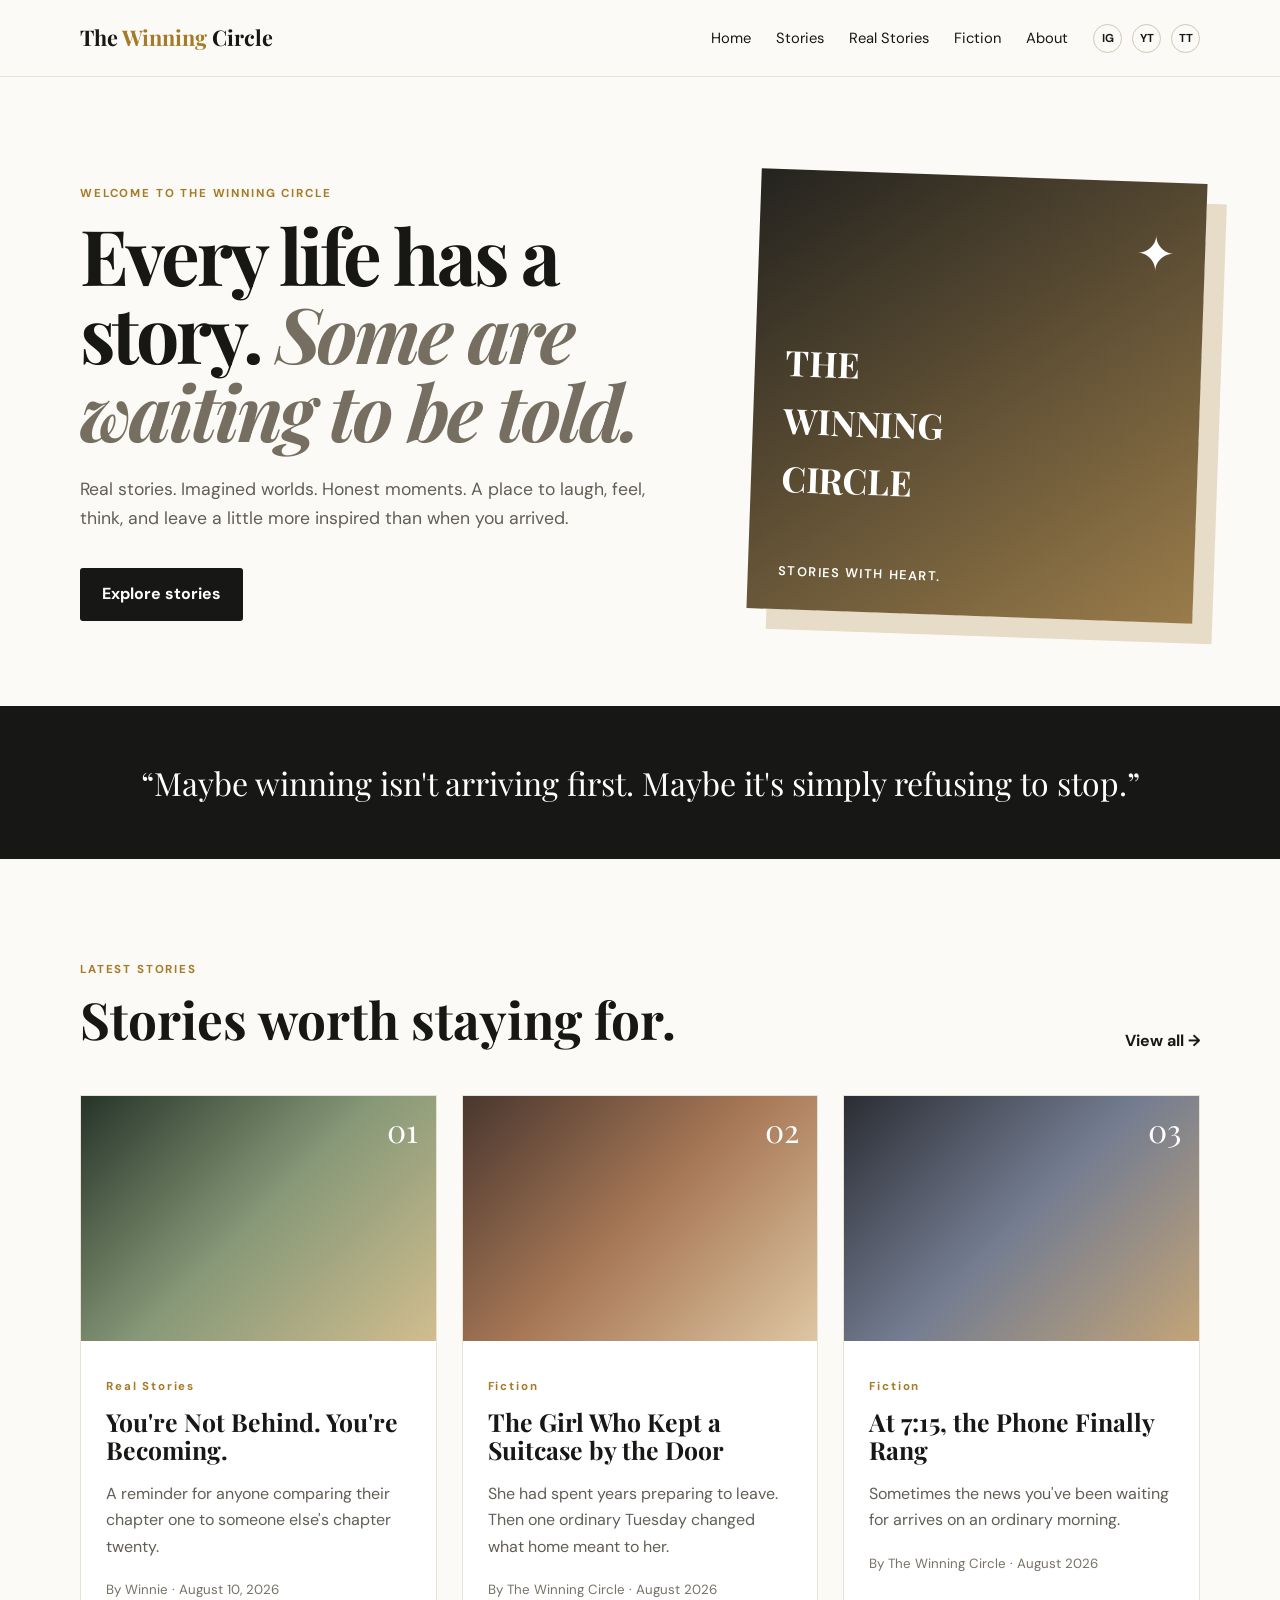
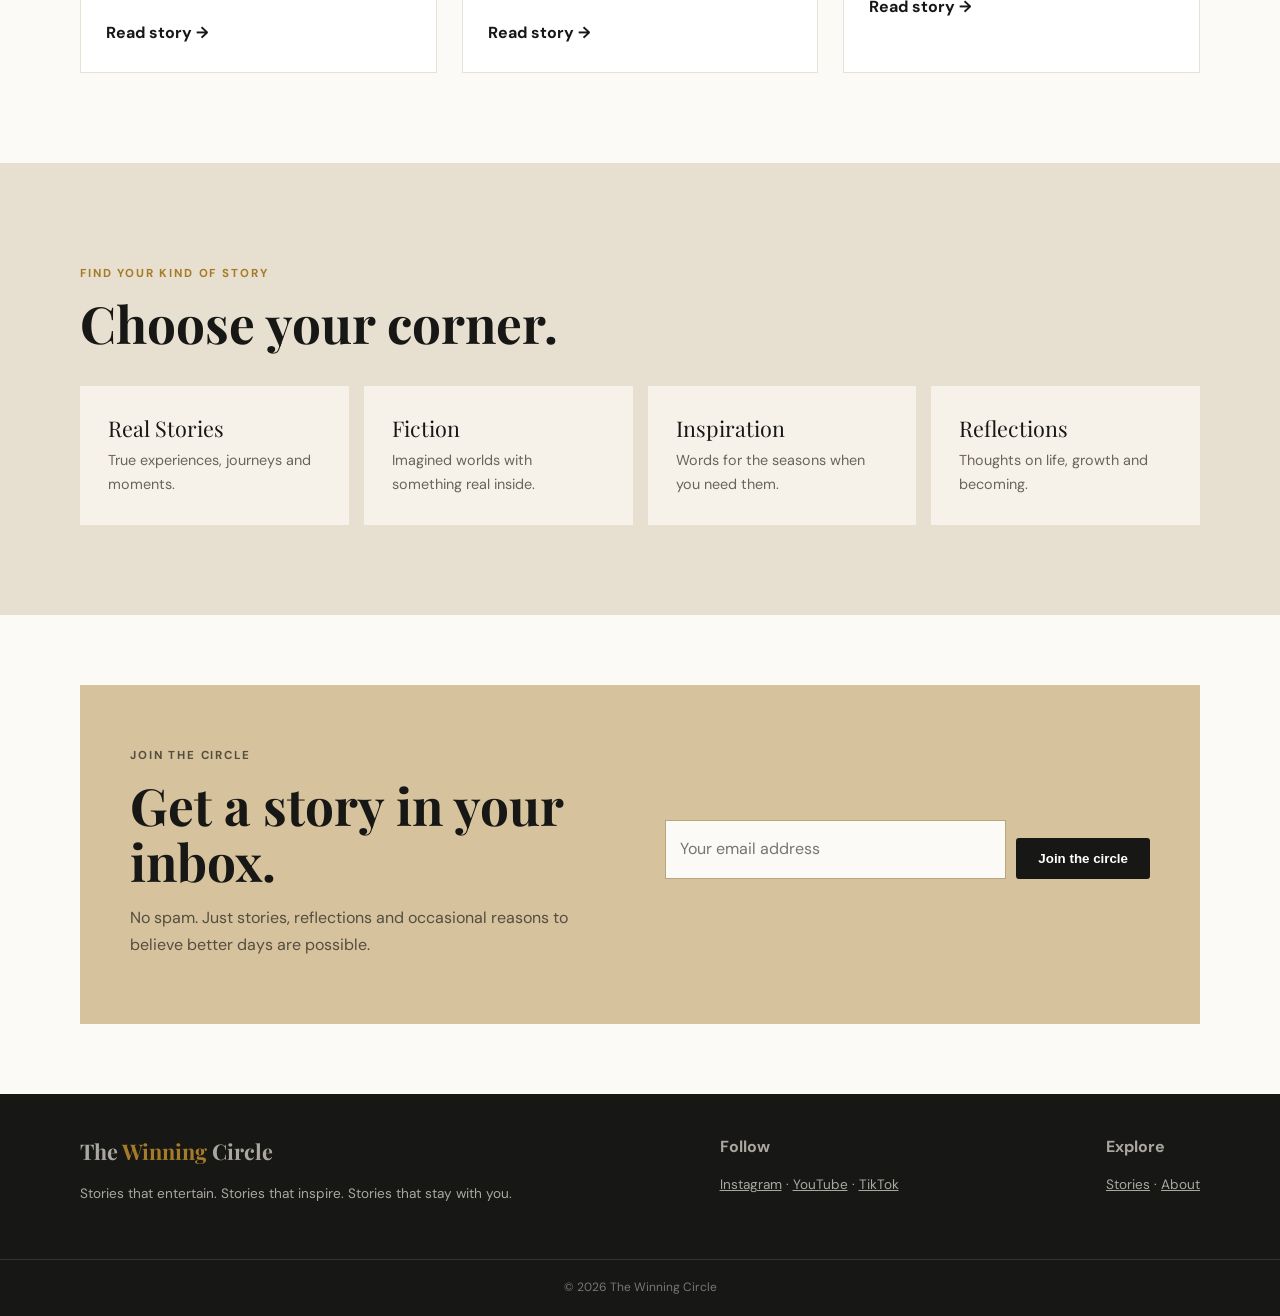
<file: index.html>
<!DOCTYPE html>
<html lang="en">
<head>
<meta charset="UTF-8"><meta name="viewport" content="width=device-width,initial-scale=1">
<meta name="description" content="The Winning Circle — real stories, imagined worlds, reflections and inspiration.">
<title>The Winning Circle | Stories That Stay With You</title>
<link rel="preconnect" href="https://fonts.googleapis.com"><link rel="preconnect" href="https://fonts.gstatic.com" crossorigin>
<link href="https://fonts.googleapis.com/css2?family=DM+Sans:wght@400;500;600;700&family=Playfair+Display:wght@600;700&display=swap" rel="stylesheet">
<link rel="stylesheet" href="style.css">
</head>
<body>
<header><div class="container nav"><a class="logo" href="index.html">The <span>Winning</span> Circle</a>
<button class="menu" aria-label="Menu">☰</button><nav><a href="index.html">Home</a><a href="stories.html">Stories</a><a href="stories.html?category=Real%20Stories">Real Stories</a><a href="stories.html?category=Fiction">Fiction</a><a href="about.html">About</a></nav>
<div class="social"><a href="#" aria-label="Instagram">IG</a><a href="#" aria-label="YouTube">YT</a><a href="#" aria-label="TikTok">TT</a></div></div></header>

<main>
<section class="hero"><div class="container hero-grid"><div><p class="eyebrow">WELCOME TO THE WINNING CIRCLE</p>
<h1>Every life has a story. <em>Some are waiting to be told.</em></h1>
<p class="lead">Real stories. Imagined worlds. Honest moments. A place to laugh, feel, think, and leave a little more inspired than when you arrived.</p>
<a class="btn" href="stories.html">Explore stories</a></div>
<div class="hero-art"><span>✦</span><strong>THE<br>WINNING<br>CIRCLE</strong><small>Stories with heart.</small></div></div></section>

<section class="darkquote"><div class="container">“Maybe winning isn't arriving first. Maybe it's simply refusing to stop.”</div></section>

<section class="section"><div class="container"><div class="heading"><div><p class="eyebrow">LATEST STORIES</p><h2>Stories worth staying for.</h2></div><a class="textlink" href="stories.html">View all →</a></div><div id="latest" class="cards"></div></div></section>

<section class="categories section"><div class="container"><p class="eyebrow">FIND YOUR KIND OF STORY</p><h2>Choose your corner.</h2><div class="catgrid">
<a href="stories.html?category=Real%20Stories"><b>Real Stories</b><span>True experiences, journeys and moments.</span></a>
<a href="stories.html?category=Fiction"><b>Fiction</b><span>Imagined worlds with something real inside.</span></a>
<a href="stories.html?category=Inspiration"><b>Inspiration</b><span>Words for the seasons when you need them.</span></a>
<a href="stories.html?category=Reflections"><b>Reflections</b><span>Thoughts on life, growth and becoming.</span></a>
</div></div></section>

<section class="newsletter"><div class="container newsletterbox"><div><p class="eyebrow">JOIN THE CIRCLE</p><h2>Get a story in your inbox.</h2><p>No spam. Just stories, reflections and occasional reasons to believe better days are possible.</p></div>
<form onsubmit="subscribe(event)"><input id="email" type="email" placeholder="Your email address" required><button class="btn">Join the circle</button><small id="message"></small></form></div></section>
</main>
<footer><div class="container footer"><div><a class="logo light" href="index.html">The <span>Winning</span> Circle</a><p>Stories that entertain. Stories that inspire. Stories that stay with you.</p></div><div><b>Follow</b><p><a href="#">Instagram</a> · <a href="#">YouTube</a> · <a href="#">TikTok</a></p></div><div><b>Explore</b><p><a href="stories.html">Stories</a> · <a href="about.html">About</a></p></div></div><div class="copyright">© 2026 The Winning Circle</div></footer>
<script src="stories.js"></script><script src="site.js"></script>
</body></html>
</file>
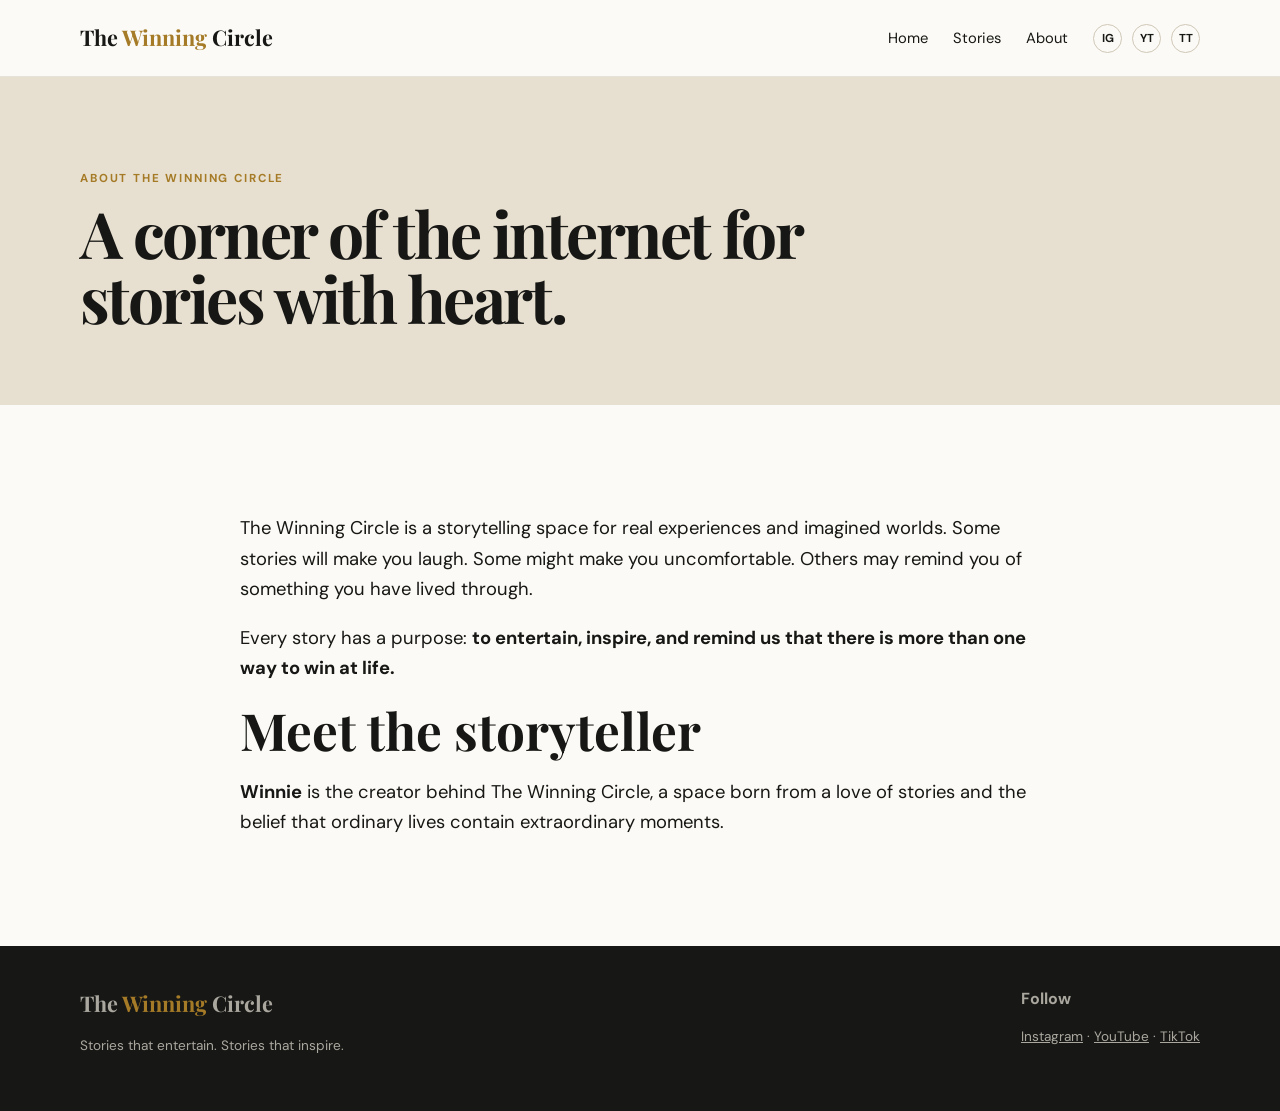
<file: about.html>
<!DOCTYPE html><html lang="en"><head><meta charset="UTF-8"><meta name="viewport" content="width=device-width,initial-scale=1"><title>About | The Winning Circle</title><link rel="stylesheet" href="style.css"><link href="https://fonts.googleapis.com/css2?family=DM+Sans:wght@400;500;600;700&family=Playfair+Display:wght@600;700&display=swap" rel="stylesheet"></head><body>
<header><div class="container nav"><a class="logo" href="index.html">The <span>Winning</span> Circle</a><button class="menu">☰</button><nav><a href="index.html">Home</a><a href="stories.html">Stories</a><a href="about.html">About</a></nav><div class="social"><a href="#">IG</a><a href="#">YT</a><a href="#">TT</a></div></div></header>
<main><section class="pagehero"><div class="container"><p class="eyebrow">ABOUT THE WINNING CIRCLE</p><h1>A corner of the internet for stories with heart.</h1></div></section><section class="section"><div class="container abouttext"><p>The Winning Circle is a storytelling space for real experiences and imagined worlds. Some stories will make you laugh. Some might make you uncomfortable. Others may remind you of something you have lived through.</p><p>Every story has a purpose: <strong>to entertain, inspire, and remind us that there is more than one way to win at life.</strong></p><h2>Meet the storyteller</h2><p><strong>Winnie</strong> is the creator behind The Winning Circle, a space born from a love of stories and the belief that ordinary lives contain extraordinary moments.</p></div></section></main><footer><div class="container footer"><div><a class="logo light" href="index.html">The <span>Winning</span> Circle</a><p>Stories that entertain. Stories that inspire.</p></div><div><b>Follow</b><p><a href="#">Instagram</a> · <a href="#">YouTube</a> · <a href="#">TikTok</a></p></div></div></footer></body></html>
</file>
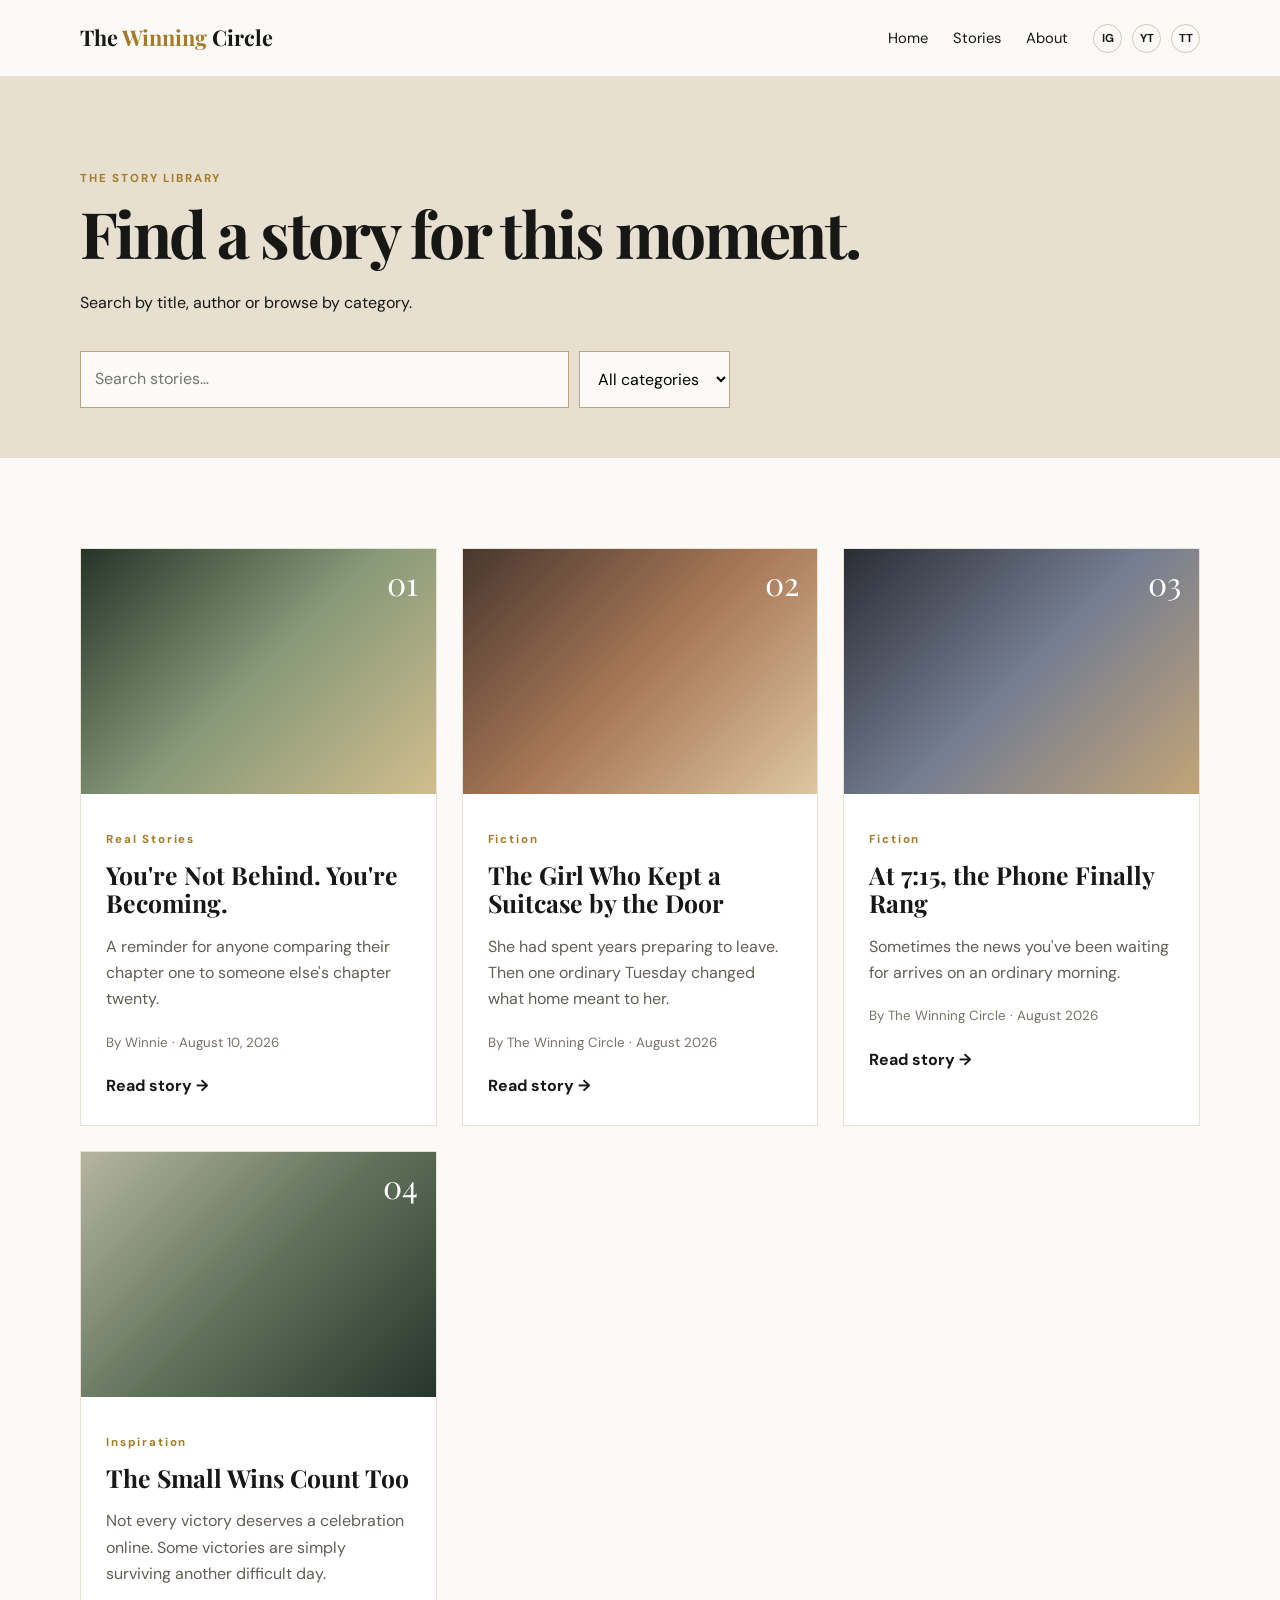
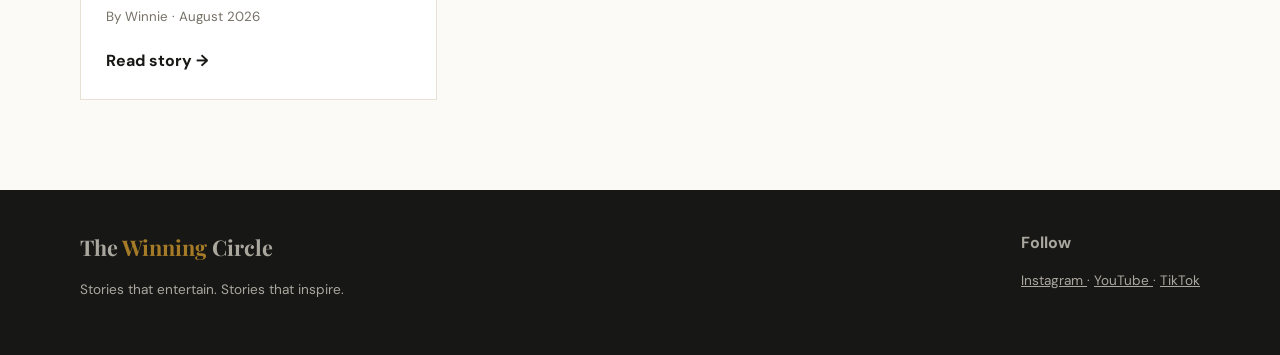
<file: stories.html>
<!DOCTYPE html>
<html lang="en">

<head>

  <meta charset="UTF-8">

  <meta
    name="viewport"
    content="width=device-width, initial-scale=1"
  >

  <title>Stories | The Winning Circle</title>

  <link
    rel="stylesheet"
    href="style.css"
  >

  <link
    href="https://fonts.googleapis.com/css2?family=DM+Sans:wght@400;500;600;700&family=Playfair+Display:wght@600;700&display=swap"
    rel="stylesheet"
  >

</head>


<body>


  <!-- =========================
       HEADER
  ========================== -->

  <header>

    <div class="container nav">

      <a
        class="logo"
        href="index.html"
      >
        The <span>Winning</span> Circle
      </a>


      <button class="menu">
        ☰
      </button>


      <nav>

        <a href="index.html">
          Home
        </a>

        <a href="stories.html">
          Stories
        </a>

        <a href="about.html">
          About
        </a>

      </nav>


      <div class="social">

        <a href="#">
          IG
        </a>

        <a href="#">
          YT
        </a>

        <a href="#">
          TT
        </a>

      </div>

    </div>

  </header>



  <!-- =========================
       PAGE HERO
  ========================== -->

  <main>

    <section class="pagehero">

      <div class="container">

        <p class="eyebrow">
          THE STORY LIBRARY
        </p>


        <h1>
          Find a story for this moment.
        </h1>


        <p>
          Search by title, author or browse by category.
        </p>


        <div class="searchrow">

          <input
            id="search"
            type="search"
            placeholder="Search stories…"
          >


          <select id="category">

            <option value="">
              All categories
            </option>

            <option value="Real Stories">
              Real Stories
            </option>

            <option value="Fiction">
              Fiction
            </option>

            <option value="Inspiration">
              Inspiration
            </option>

            <option value="Reflections">
              Reflections
            </option>

          </select>

        </div>

      </div>

    </section>



    <!-- =========================
         STORIES
    ========================== -->

    <section class="section">

      <div class="container">

        <div
          id="results"
          class="cards"
        ></div>

      </div>

    </section>

  </main>



  <!-- =========================
       FOOTER
  ========================== -->

  <footer>

    <div class="container footer">


      <div>

        <a
          class="logo light"
          href="index.html"
        >
          The <span>Winning</span> Circle
        </a>


        <p>
          Stories that entertain.
          Stories that inspire.
        </p>

      </div>



      <div>

        <b>
          Follow
        </b>


        <p>

          <a href="#">
            Instagram
          </a>

          ·

          <a href="#">
            YouTube
          </a>

          ·

          <a href="#">
            TikTok
          </a>

        </p>

      </div>


    </div>

  </footer>



  <!-- =========================
       STORIES DATA
  ========================== -->

  <script src="stories.js"></script>



  <!-- =========================
       PAGE SCRIPT
  ========================== -->

  <script>


    /*
     * Read category from the URL.
     *
     * Example:
     *
     * stories.html?category=Fiction
     */

    const params =
      new URLSearchParams(location.search);


    const categorySelect =
      document.getElementById("category");


    categorySelect.value =
      params.get("category") || "";



    /*
     * Display stories.
     */

    function render() {


      const searchInput =
        document.getElementById("search");


      const searchTerm =
        searchInput.value
          .toLowerCase()
          .trim();


      const selectedCategory =
        categorySelect.value;



      /*
       * Filter stories.
       */

      const data =
        STORIES.filter(story => {


          const matchesCategory =
            !selectedCategory ||
            story.category === selectedCategory;


          const searchableText =
            (
              story.title +
              " " +
              story.author +
              " " +
              story.excerpt +
              " " +
              story.category
            ).toLowerCase();


          const matchesSearch =
            !searchTerm ||
            searchableText.includes(searchTerm);


          return (
            matchesCategory &&
            matchesSearch
          );

        });



      /*
       * Display the results.
       */

      const results =
        document.getElementById("results");



      if (!data.length) {

        results.innerHTML = `
          <div class="empty">

            <h3>
              No stories found.
            </h3>

            <p>
              Try another search or category.
            </p>

          </div>
        `;

        return;

      }



      /*
       * Create story cards.
       */

      results.innerHTML =
        data
          .map(card)
          .join("");

    }



    /*
     * Create an individual story card.
     */

    function card(story) {


      let coverHTML;



      /*
       * CMS uploaded image.
       *
       * Example:
       * /images/uploads/my-cover.jpg
       */

      if (
        story.cover &&
        (
          story.cover.startsWith("/") ||
          story.cover.startsWith("http")
        )
      ) {

        coverHTML = `

          <div class="cover image-cover">

            <img
              src="${story.cover}"
              alt="${story.title}"
              loading="lazy"
            >

            <span>
              ${story.number}
            </span>

          </div>

        `;

      }


      /*
       * Existing website cover.
       *
       * Example:
       * cover-one
       */

      else if (story.cover) {

        coverHTML = `

          <div class="cover ${story.cover}">

            <span>
              ${story.number}
            </span>

          </div>

        `;

      }


      /*
       * No cover image.
       */

      else {

        coverHTML = `

          <div class="cover">

            <span>
              ${story.number}
            </span>

          </div>

        `;

      }



      /*
       * Return complete card.
       */

      return `

        <article class="card">


          <a
            href="story.html?id=${story.id}"
          >

            ${coverHTML}

          </a>



          <div class="cardbody">


            <p class="tag">
              ${story.category}
            </p>



            <h2>
              ${story.title}
            </h2>



            <p>
              ${story.excerpt}
            </p>



            <small>
              By ${story.author}
              ·
              ${story.date}
            </small>



            <a
              class="read"
              href="story.html?id=${story.id}"
            >
              Read story →
            </a>


          </div>


        </article>

      `;

    }



    /*
     * Search.
     */

    document
      .getElementById("search")
      .addEventListener(
        "input",
        render
      );



    /*
     * Category filter.
     */

    document
      .getElementById("category")
      .addEventListener(
        "change",
        render
      );



    /*
     * IMPORTANT:
     *
     * Render the original stories immediately.
     *
     * This means the page will not be blank
     * while GitHub/CMS stories are loading.
     */

    render();



    /*
     * Then load the CMS stories.
     *
     * When stories.js finishes loading the
     * stories from GitHub, render again.
     */

    if (
      typeof STORIES_READY !== "undefined"
    ) {

      STORIES_READY
        .then(() => {

          render();

        })
        .catch(error => {

          console.error(
            "CMS stories could not be loaded:",
            error
          );

        });

    }


  </script>


</body>

</html>
</file>
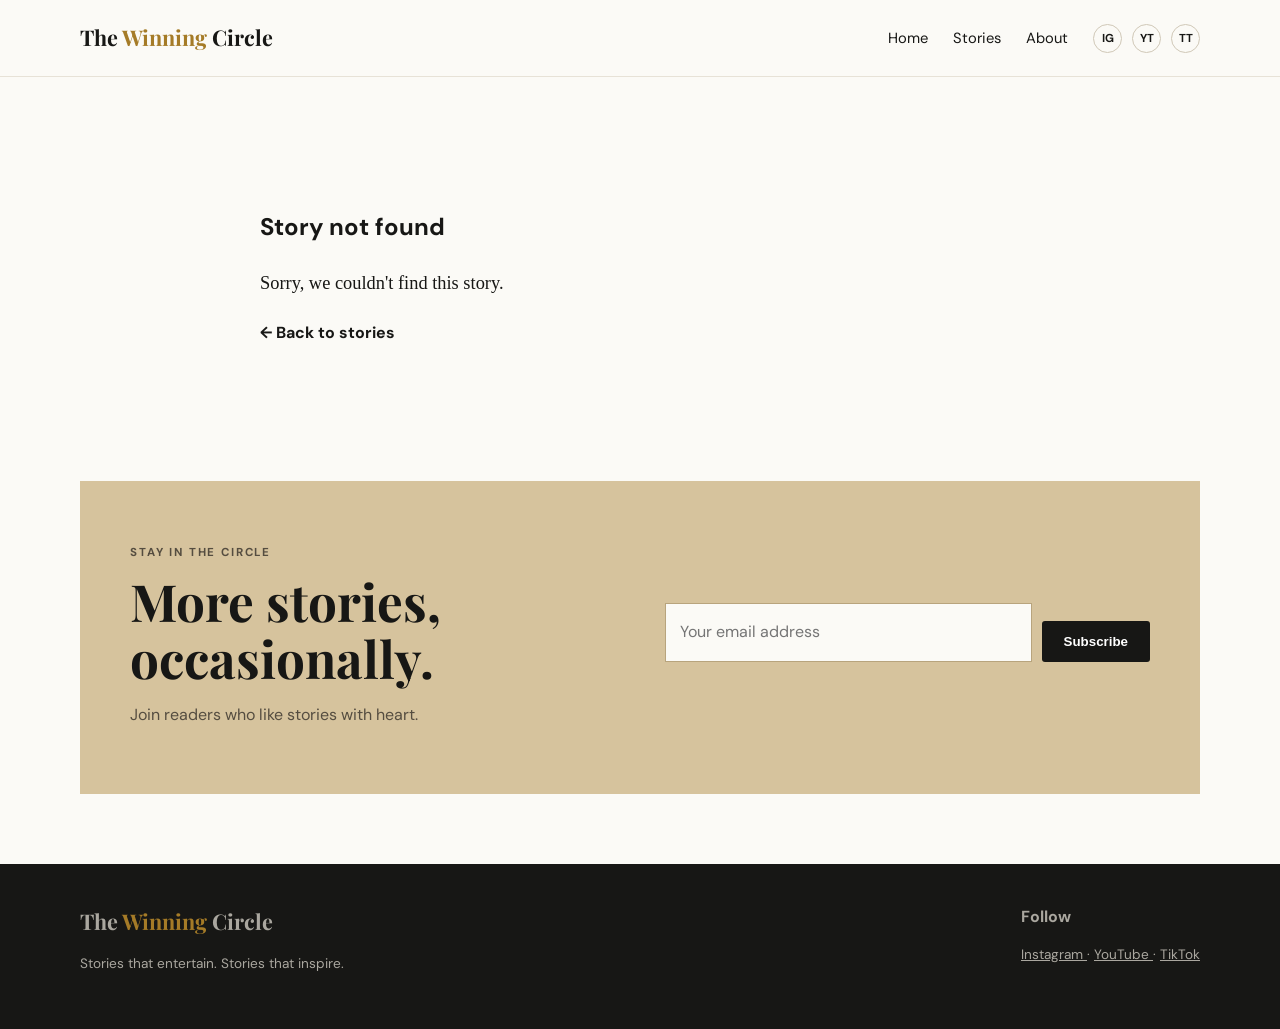
<file: story.html>
<!DOCTYPE html>
<html lang="en">

<head>

  <meta charset="UTF-8">

  <meta
    name="viewport"
    content="width=device-width, initial-scale=1"
  >

  <title>Story | The Winning Circle</title>

  <link
    rel="stylesheet"
    href="style.css"
  >

  <link
    href="https://fonts.googleapis.com/css2?family=DM+Sans:wght@400;500;600;700&family=Playfair+Display:wght@600;700&display=swap"
    rel="stylesheet"
  >

</head>


<body>


  <!-- =========================
       HEADER
  ========================== -->

  <header>

    <div class="container nav">

      <a
        class="logo"
        href="index.html"
      >
        The <span>Winning</span> Circle
      </a>


      <button class="menu">
        ☰
      </button>


      <nav>

        <a href="index.html">
          Home
        </a>

        <a href="stories.html">
          Stories
        </a>

        <a href="about.html">
          About
        </a>

      </nav>


      <div class="social">

        <a href="#">
          IG
        </a>

        <a href="#">
          YT
        </a>

        <a href="#">
          TT
        </a>

      </div>

    </div>

  </header>



  <!-- =========================
       STORY
  ========================== -->

  <main>

    <article
      id="article"
      class="article"
    >

      <!-- Story will load here -->

    </article>



    <!-- =========================
         NEWSLETTER
    ========================== -->

    <section class="newsletter">

      <div class="container newsletterbox">

        <div>

          <p class="eyebrow">
            STAY IN THE CIRCLE
          </p>

          <h2>
            More stories, occasionally.
          </h2>

          <p>
            Join readers who like stories with heart.
          </p>

        </div>


        <form onsubmit="subscribe(event)">

          <input
            type="email"
            placeholder="Your email address"
            required
          >

          <button class="btn">
            Subscribe
          </button>

          <small id="message"></small>

        </form>

      </div>

    </section>

  </main>



  <!-- =========================
       FOOTER
  ========================== -->

  <footer>

    <div class="container footer">


      <div>

        <a
          class="logo light"
          href="index.html"
        >
          The <span>Winning</span> Circle
        </a>


        <p>
          Stories that entertain.
          Stories that inspire.
        </p>

      </div>



      <div>

        <b>
          Follow
        </b>


        <p>

          <a href="#">
            Instagram
          </a>

          ·

          <a href="#">
            YouTube
          </a>

          ·

          <a href="#">
            TikTok
          </a>

        </p>

      </div>


    </div>

  </footer>



  <!-- =========================
       LOAD STORIES
  ========================== -->

  <script src="stories.js"></script>



  <!-- =========================
       DISPLAY STORY
  ========================== -->

  <script>

    STORIES_READY.then(() => {


      /*
       * Get the story ID from the URL.
       *
       * Example:
       *
       * story.html?id=a-test-story-with-a-cover
       */

      const id =
        new URLSearchParams(location.search).get("id");



      /*
       * Find the requested story.
       */

      const story =
        STORIES.find(item => item.id === id);



      /*
       * Clean invisible Unicode characters
       * that can sometimes appear in uploaded
       * image filenames.
       */

      const cleanCover =
        story && story.cover
          ? story.cover.replace(
              /[\u200B-\u200D\uFEFF\u202A-\u202E]/g,
              ""
            )
          : "";



      /*
       * If no story was found,
       * display an error message.
       */

      if (!story) {

        document.getElementById("article").innerHTML = `

          <div class="container articlebody">

            <h1>
              Story not found
            </h1>

            <p>
              Sorry, we couldn't find this story.
            </p>

            <a
              class="read"
              href="stories.html"
            >
              ← Back to stories
            </a>

          </div>

        `;

        return;

      }



      /*
       * Update browser title.
       */

      document.title =
        story.title +
        " | The Winning Circle";



      /*
       * Create cover image.
       */

      let coverHTML = "";



      /*
       * CMS uploaded image.
       *
       * Example:
       *
       * /images/uploads/photo.jpg
       */

      if (cleanCover) {


        if (
          cleanCover.startsWith("/") ||
          cleanCover.startsWith("http")
        ) {


          coverHTML = `

            <div class="cover large image-cover">

              <img
                src="${cleanCover}"
                alt="${story.title}"
              >

              <span>
                ${story.number}
              </span>

            </div>

          `;


        }


        /*
         * Existing website covers.
         *
         * Example:
         *
         * cover-one
         */

        else {


          coverHTML = `

            <div class="cover large ${cleanCover}">

              <span>
                ${story.number}
              </span>

            </div>

          `;

        }

      }



      /*
       * Display complete story.
       */

      document.getElementById("article").innerHTML = `


        <div class="container articlehead">


          <p class="tag">
            ${story.category}
          </p>



          <h1>
            ${story.title}
          </h1>



          <p class="dek">
            ${story.excerpt}
          </p>



          <div class="byline">

            By
            <b>
              ${story.author}
            </b>

            ·

            ${story.date}

          </div>



          ${coverHTML}


        </div>



        <div class="container articlebody">


          ${story.body}



          <div class="share">

            <b>
              Share this story
            </b>


            <a href="#">
              Instagram
            </a>


            <a href="#">
              Facebook
            </a>


            <a href="#">
              WhatsApp
            </a>

          </div>



          <a
            class="read"
            href="stories.html"
          >
            ← Back to stories
          </a>


        </div>


      `;

    });

  </script>


</body>

</html>
</file>
<file: style.css>
*{box-sizing:border-box}html{scroll-behavior:smooth}body{margin:0;background:#fbfaf6;color:#171715;font-family:"DM Sans",Arial,sans-serif;line-height:1.65}a{color:inherit}.container{width:min(1120px,90%);margin:auto}header{position:sticky;top:0;z-index:20;background:rgba(251,250,246,.96);backdrop-filter:blur(10px);border-bottom:1px solid #e7e2d7}.nav{height:76px;display:flex;align-items:center;gap:25px}.logo{font-family:"Playfair Display",serif;font-size:1.35rem;font-weight:700;text-decoration:none;margin-right:auto}.logo span{color:#a57b27}.nav nav{display:flex;gap:25px}.nav nav a{text-decoration:none;font-size:.92rem}.social{display:flex;gap:10px}.social a{text-decoration:none;font-size:.72rem;font-weight:700;border:1px solid #cfc7b6;border-radius:50%;width:29px;height:29px;display:grid;place-items:center}.menu{display:none;border:0;background:none;font-size:1.5rem}.hero{padding:95px 0 85px}.hero-grid{display:grid;grid-template-columns:1.15fr .85fr;gap:70px;align-items:center}.eyebrow,.tag{font-size:.72rem;letter-spacing:.16em;font-weight:700;color:#a57b27}.hero h1,.pagehero h1{font-family:"Playfair Display",serif;font-size:clamp(3rem,6vw,5.5rem);line-height:1.02;letter-spacing:-.04em;margin:12px 0 25px}.hero h1 em{color:#766f61}.lead{font-size:1.1rem;color:#625e56;max-width:650px}.btn{display:inline-block;border:0;padding:13px 22px;background:#171715;color:white;text-decoration:none;font-weight:700;cursor:pointer;border-radius:3px;margin-top:18px}.btn:hover{background:#a57b27}.hero-art{height:440px;background:linear-gradient(145deg,#24231f,#9a7c4a);color:white;padding:30px;display:flex;flex-direction:column;justify-content:space-between;font-family:"Playfair Display",serif;font-size:2.2rem;box-shadow:20px 20px 0 #e6dcc8;transform:rotate(2deg)}.hero-art span{align-self:flex-end;font-size:3rem}.hero-art small{font:600 .8rem "DM Sans";letter-spacing:.12em;text-transform:uppercase}.darkquote{background:#171715;color:white;padding:55px 0;text-align:center;font:2rem "Playfair Display"}.section{padding:90px 0}.heading{display:flex;justify-content:space-between;align-items:end;margin-bottom:40px}.heading h2,.categories h2,.newsletter h2,.abouttext h2{font:700 clamp(2.2rem,4vw,3.4rem)/1.1 "Playfair Display";margin:8px 0}.textlink,.read{font-weight:700;text-decoration:none}.cards{display:grid;grid-template-columns:repeat(3,1fr);gap:25px}.card{background:white;border:1px solid #e8e2d6}.cover{height:245px;position:relative}.cover span{position:absolute;right:18px;top:12px;color:#fff;font:2rem "Playfair Display"}.cover-one{background:linear-gradient(135deg,#263429,#879978,#d1bd8e)}.cover-two{background:linear-gradient(135deg,#49372e,#a87857,#dec6a2)}.cover-three{background:linear-gradient(135deg,#2b2d34,#747d91,#c3a477)}.cover-four{background:linear-gradient(135deg,#b5b5a2,#61725b,#26362c)}.cardbody{padding:25px}.card h2{font:700 1.55rem/1.15 "Playfair Display";margin:8px 0}.cardbody p:not(.tag){color:#625e56}.cardbody small,.byline{color:#777268}.read{display:block;margin-top:18px}.categories{background:#e7dfcf}.catgrid{display:grid;grid-template-columns:repeat(4,1fr);gap:15px;margin-top:35px}.catgrid a{padding:28px;background:#f7f2e9;text-decoration:none;display:flex;flex-direction:column;gap:7px}.catgrid b{font:1.35rem "Playfair Display"}.catgrid span{color:#69645b;font-size:.9rem}.newsletter{padding:70px 0}.newsletterbox{background:#d6c39d;padding:50px;display:grid;grid-template-columns:1fr 1fr;gap:50px;align-items:center}.newsletterbox p{color:#554d40}.newsletter form{display:flex;flex-wrap:wrap;gap:10px}.newsletter input,.searchrow input,.searchrow select{padding:14px;border:1px solid #b8a47d;background:#fbfaf6;font:inherit}.newsletter input{flex:1;min-width:200px}.newsletter small{width:100%;font-weight:700}.pagehero{padding:80px 0 50px;background:#e7dfcf}.pagehero h1{max-width:850px;font-size:clamp(2.8rem,5vw,4.8rem)}.searchrow{display:flex;gap:10px;margin-top:35px;max-width:650px}.searchrow input{flex:1}.article{padding:65px 0}.articlehead{max-width:900px}.articlehead h1{font:700 clamp(3rem,6vw,5rem)/1.05 "Playfair Display";margin:10px 0}.dek{font-size:1.2rem;color:#666055;max-width:720px}.large{height:480px;margin-top:45px}.articlebody{max-width:760px;padding-top:45px}.articlebody p{font:1.15rem/1.9 Georgia,serif}.share{border-top:1px solid #ddd4c4;border-bottom:1px solid #ddd4c4;padding:25px 0;margin:45px 0;display:flex;gap:20px;flex-wrap:wrap}.share a{font-weight:700}.abouttext{max-width:800px}.abouttext p{font-size:1.15rem}.empty{padding:50px 0;color:#777}.footer{display:flex;justify-content:space-between;gap:30px;padding:40px 0;color:#aaa79f}.footer a{color:inherit}.light{color:white}.footer p{font-size:.85rem}.copyright{text-align:center;border-top:1px solid #333;padding:18px;color:#777;font-size:.75rem}footer{background:#171715}@media(max-width:800px){.nav nav,.social{display:none}.menu{display:block}.nav nav.open{display:flex;position:absolute;top:76px;left:5%;right:5%;background:#fbfaf6;padding:20px;flex-direction:column;border:1px solid #e7e2d7}.hero-grid,.newsletterbox{grid-template-columns:1fr}.cards{grid-template-columns:1fr}.catgrid{grid-template-columns:1fr 1fr}.heading{display:block}.searchrow{flex-direction:column}.footer{flex-direction:column}.hero-art{height:340px}.large{height:330px}}@media(max-width:500px){.catgrid{grid-template-columns:1fr}.newsletterbox{padding:30px 22px}}.image-cover {
  position: relative;
  overflow: hidden;
}

.image-cover img {
  width: 100%;
  height: 100%;
  object-fit: cover;
  display: block;
}

.image-cover span {
  position: absolute;
  z-index: 2;
}
</file>
